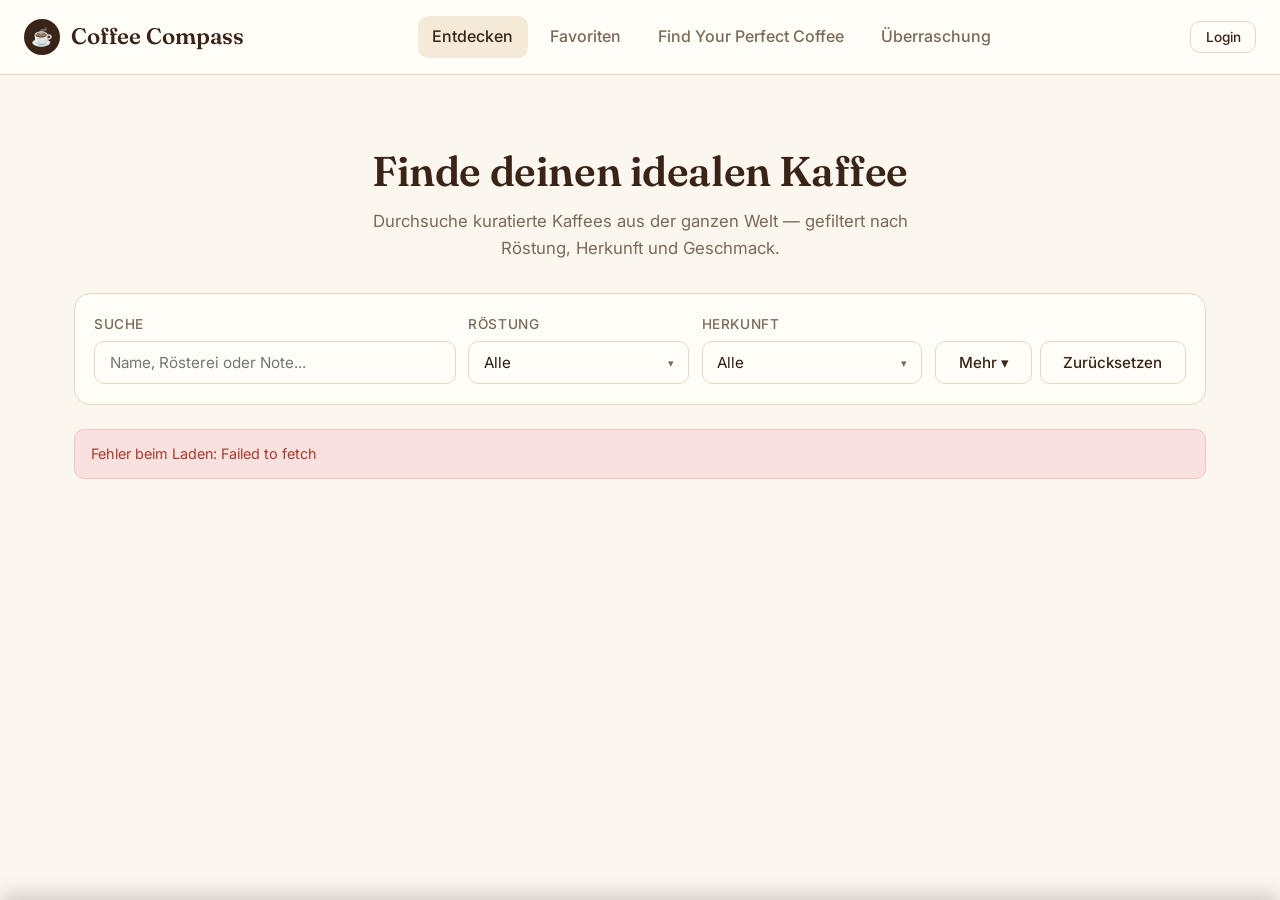
<file: frontend/index.html>
<!DOCTYPE html>
<html lang="de">
<head>
    <meta charset="UTF-8">
    <meta name="viewport" content="width=device-width, initial-scale=1.0">
    <title>Coffee Compass — Entdecke Kaffee</title>
    <link rel="icon" type="image/svg+xml" href="data:image/svg+xml,%3Csvg%20xmlns='http://www.w3.org/2000/svg'%20viewBox='0%200%2014%2018'%3E%3Cellipse%20cx='7'%20cy='9'%20rx='6'%20ry='7.5'%20fill='%238B5E3C'/%3E%3Cpath%20d='M7%201.8%20Q7.8%205%207%209%20Q6.2%2013%207%2016.2'%20fill='none'%20stroke='%23fff'%20stroke-width='1.3'%20stroke-linecap='round'/%3E%3C/svg%3E">
    <link rel="preconnect" href="https://fonts.googleapis.com">
    <link rel="preconnect" href="https://fonts.gstatic.com" crossorigin>
    <link href="https://fonts.googleapis.com/css2?family=Fraunces:opsz,wght@9..144,500;9..144,600;9..144,700&family=Inter:wght@400;500;600&display=swap" rel="stylesheet">
    <link rel="stylesheet" href="css/styles.css">
</head>
<body>
    <header class="app-header">
        <a href="index.html" class="brand">
            <div class="brand-icon">☕</div>
            <span>Coffee Compass</span>
        </a>
        <nav class="nav">
            <a href="index.html" class="active">Entdecken</a>
            <a href="favorites.html">Favoriten</a>
            <a href="quiz.html">Find Your Perfect Coffee</a>
            <a href="https://surprise.coffee-compass.net/" target="_blank" rel="noopener">Überraschung</a>
        </nav>
        <div class="user-info">
            <span id="usernameLabel"></span>
            <button class="secondary" id="logoutBtn" style="padding: 0.45rem 0.9rem; font-size: 0.85rem;">Login</button>
        </div>
    </header>

    <main class="container">
        <section class="hero">
            <h1>Finde deinen idealen Kaffee</h1>
            <p>Durchsuche kuratierte Kaffees aus der ganzen Welt — gefiltert nach Röstung, Herkunft und Geschmack.</p>
        </section>

        <section class="filter-bar" aria-label="Filter">
            <div class="filter-row filter-row-primary">
                <div class="filter-search-wrap">
                    <label for="search">Suche</label>
                    <input type="text" id="search" placeholder="Name, Rösterei oder Note..." autocomplete="off">
                    <ul id="searchSuggestions" class="autocomplete-list" hidden></ul>
                </div>
                <div class="filter-field">
                    <label>Röstung</label>
                    <div class="multi-select" id="roastMultiSelect">
                        <button class="multi-select-btn" type="button">
                            <span class="ms-label">Alle</span>
                            <span class="ms-caret">▾</span>
                        </button>
                    </div>
                </div>
                <div class="filter-field">
                    <label>Herkunft</label>
                    <div class="multi-select" id="originMultiSelect">
                        <button class="multi-select-btn" type="button">
                            <span class="ms-label">Alle</span>
                            <span class="ms-caret">▾</span>
                        </button>
                    </div>
                </div>
                <div class="filter-reset-wrap">
                    <button id="moreFiltersBtn" class="secondary filter-more-btn">Mehr ▾</button>
                    <button id="resetBtn" class="secondary">Zurücksetzen</button>
                </div>
            </div>
            <div id="filterSecondary" class="filter-secondary-wrap" hidden>
                <div class="filter-row">
                    <div class="filter-field">
                        <label>Typ</label>
                        <div class="multi-select" id="typeMultiSelect">
                            <button class="multi-select-btn" type="button">
                                <span class="ms-label">Alle</span>
                                <span class="ms-caret">▾</span>
                            </button>
                        </div>
                    </div>
                    <div class="filter-field">
                        <label>Prozess</label>
                        <div class="multi-select" id="processMultiSelect">
                            <button class="multi-select-btn" type="button">
                                <span class="ms-label">Alle</span>
                                <span class="ms-caret">▾</span>
                            </button>
                        </div>
                    </div>
                    <div class="filter-price-wrap">
                        <label>Preis bis <span id="priceLabel">Alle</span></label>
                        <div class="filter-price-slider-row">
                            <input type="range" id="priceFilter" min="0" max="100" step="1">
                            <button class="map-open-btn" id="worldMapBtn" type="button" title="Herkunft auf Weltkarte anzeigen">
                                <svg viewBox="0 0 20 20" width="26" height="26" fill="none" stroke="currentColor" stroke-width="1.5" stroke-linecap="round" stroke-linejoin="round" aria-hidden="true">
                                    <circle cx="10" cy="10" r="8"/>
                                    <path d="M10 2c-2.5 3-3.5 5.5-3.5 8s1 5 3.5 8"/>
                                    <path d="M10 2c2.5 3 3.5 5.5 3.5 8s-1 5-3.5 8"/>
                                    <line x1="2" y1="10" x2="18" y2="10"/>
                                    <line x1="3" y1="6.5" x2="17" y2="6.5"/>
                                    <line x1="3" y1="13.5" x2="17" y2="13.5"/>
                                </svg>
                            </button>
                        </div>
                    </div>
                </div>
                <div class="filter-notes-section">
                    <label>Tasting Notes</label>
                    <div id="notesChips" class="notes-chips"></div>
                </div>
            </div>
        </section>

        <div id="messageBox"></div>

        <div id="coffeeList" class="coffee-grid" aria-live="polite">
            <div class="loading-overlay">
                <div class="spinner"></div>
                <p style="margin-top: 0.6rem;">Lade Kaffees...</p>
            </div>
        </div>
    </main>

    <div id="modalContainer"></div>

    <div id="compareBar" class="compare-bar">
        <div id="compareChips" class="compare-bar-chips"></div>
        <button id="compareNowBtn" class="compare-now-btn">Jetzt vergleichen (0)</button>
        <button id="clearCompareBtn" class="compare-clear-btn">✕ Leeren</button>
    </div>

    <script src="js/api.js"></script>
    <script src="js/utils.js"></script>
    <script src="js/main.js"></script>
</body>
</html>
</file>
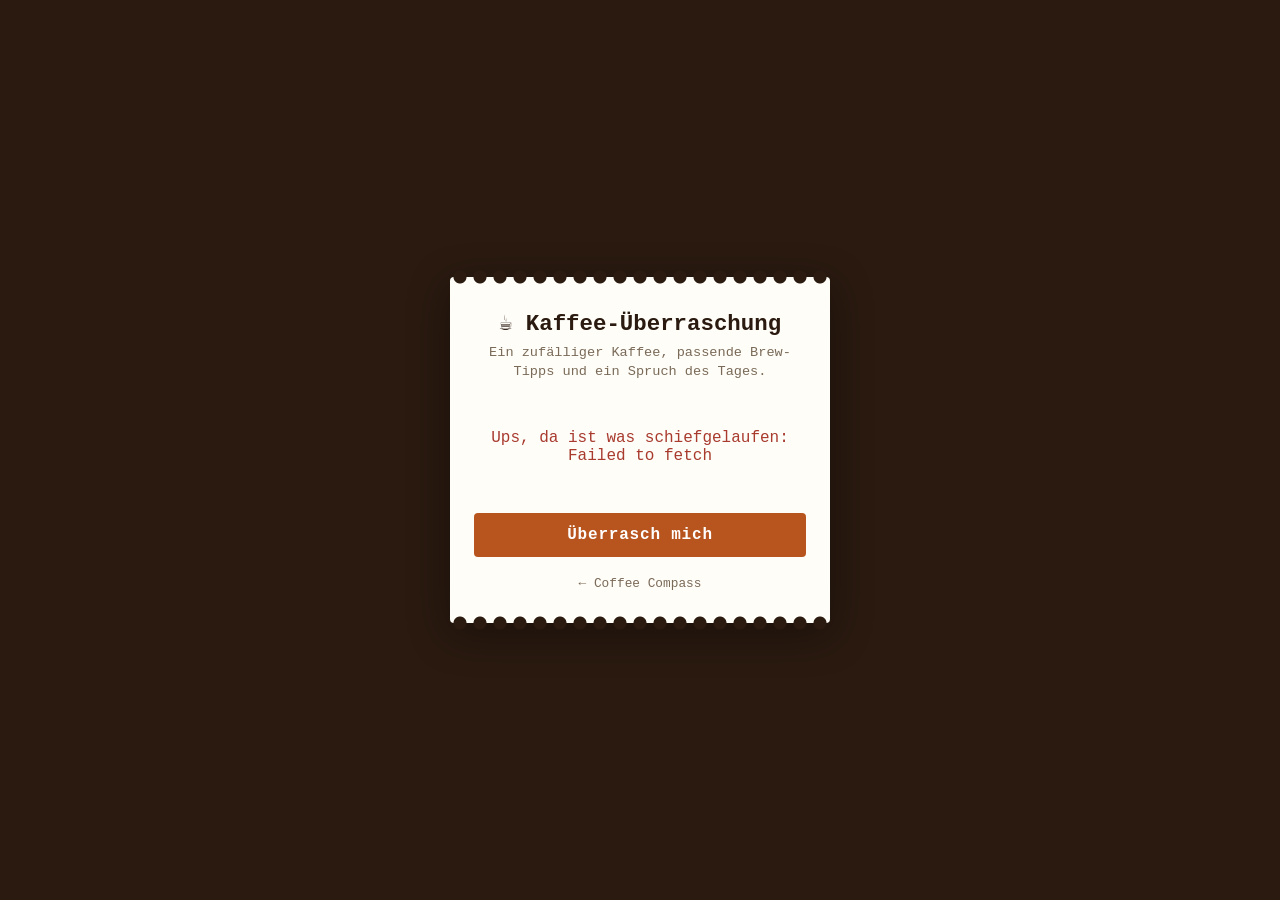
<file: surprise/index.html>
<!DOCTYPE html>
<html lang="de">
<head>
    <meta charset="UTF-8">
    <meta name="viewport" content="width=device-width, initial-scale=1.0">
    <title>Kaffee-Überraschung</title>
    <link rel="stylesheet" href="style.css">
</head>
<body>
    <main class="ticket">
        <h1>☕ Kaffee-Überraschung</h1>
        <p class="subtitle">Ein zufälliger Kaffee, passende Brew-Tipps und ein Spruch des Tages.</p>

        <div id="result">
            <p class="placeholder">Klick auf den Knopf für deine Überraschung!</p>
        </div>

        <button id="surpriseBtn">Überrasch mich</button>

        <p class="back"><a href="https://coffee-compass.net/">← Coffee Compass</a></p>
    </main>

    <script src="app.js"></script>
</body>
</html>
</file>
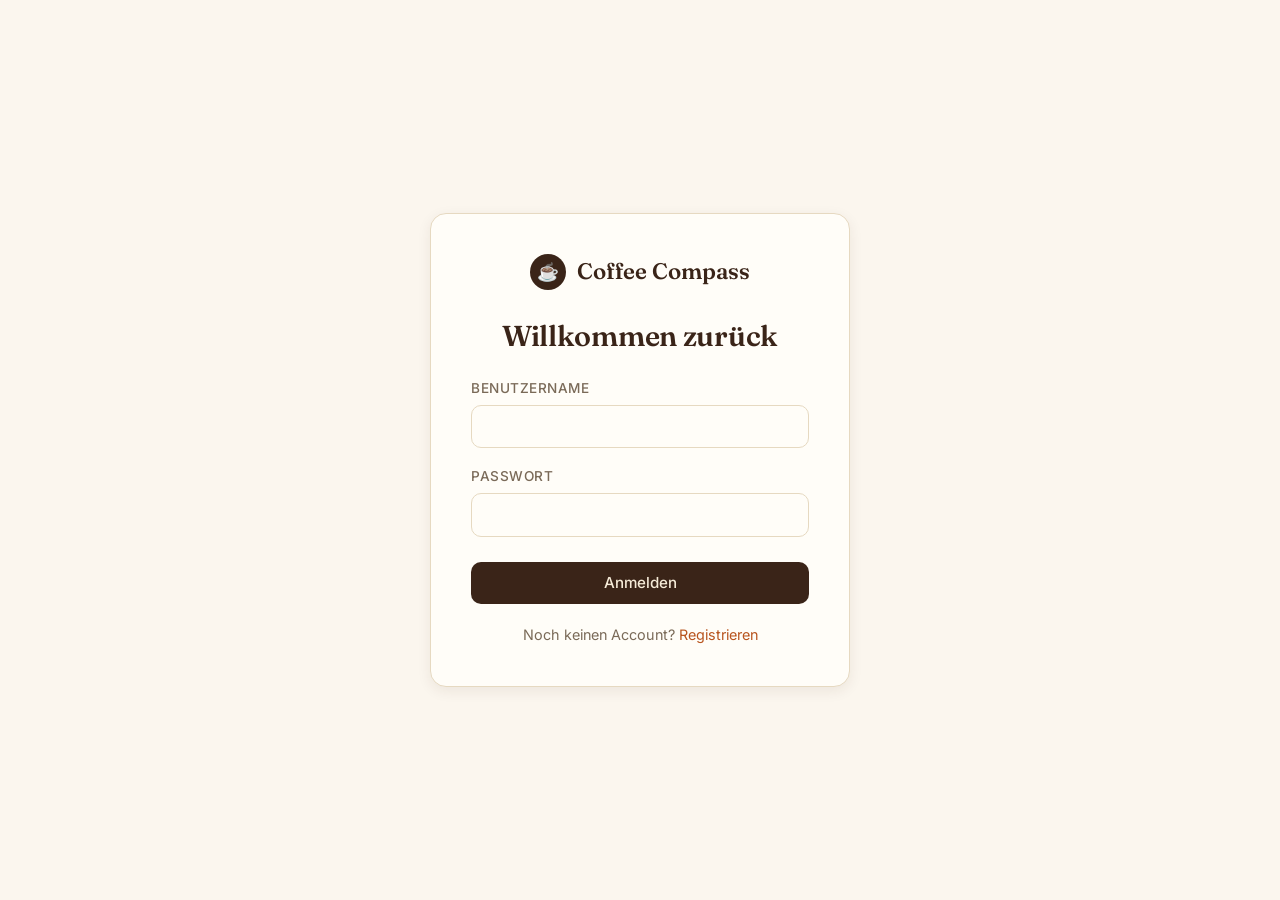
<file: frontend/favorites.html>
<!DOCTYPE html>
<html lang="de">
<head>
    <meta charset="UTF-8">
    <meta name="viewport" content="width=device-width, initial-scale=1.0">
    <title>Coffee Compass — Meine Favoriten</title>
    <link rel="icon" type="image/svg+xml" href="data:image/svg+xml,%3Csvg%20xmlns='http://www.w3.org/2000/svg'%20viewBox='0%200%2014%2018'%3E%3Cellipse%20cx='7'%20cy='9'%20rx='6'%20ry='7.5'%20fill='%238B5E3C'/%3E%3Cpath%20d='M7%201.8%20Q7.8%205%207%209%20Q6.2%2013%207%2016.2'%20fill='none'%20stroke='%23fff'%20stroke-width='1.3'%20stroke-linecap='round'/%3E%3C/svg%3E">
    <link rel="preconnect" href="https://fonts.googleapis.com">
    <link rel="preconnect" href="https://fonts.gstatic.com" crossorigin>
    <link href="https://fonts.googleapis.com/css2?family=Fraunces:opsz,wght@9..144,500;9..144,600;9..144,700&family=Inter:wght@400;500;600&display=swap" rel="stylesheet">
    <link rel="stylesheet" href="css/styles.css">
</head>
<body>
    <header class="app-header">
        <a href="index.html" class="brand">
            <div class="brand-icon">☕</div>
            <span>Coffee Compass</span>
        </a>
        <nav class="nav">
            <a href="index.html">Entdecken</a>
            <a href="favorites.html" class="active">Favoriten</a>
            <a href="quiz.html">Find Your Perfect Coffee</a>
            <a href="https://surprise.coffee-compass.net/" target="_blank" rel="noopener">Überraschung</a>
        </nav>
        <div class="user-info">
            <span id="usernameLabel"></span>
            <button class="secondary" id="logoutBtn" style="padding: 0.45rem 0.9rem; font-size: 0.85rem;">Abmelden</button>
        </div>
    </header>

    <main class="container">
        <section class="hero">
            <h1>Meine Favoriten</h1>
            <p>Deine gespeicherten Kaffees mit persönlichen Notizen und Bewertung.</p>
        </section>

        <div id="messageBox"></div>

        <div id="favoritesList" class="coffee-grid" aria-live="polite">
            <div class="loading-overlay"><div class="spinner"></div></div>
        </div>
    </main>

    <div id="modalContainer"></div>

    <script src="js/api.js"></script>
    <script src="js/utils.js"></script>
    <script src="js/favorites.js"></script>
</body>
</html>
</file>
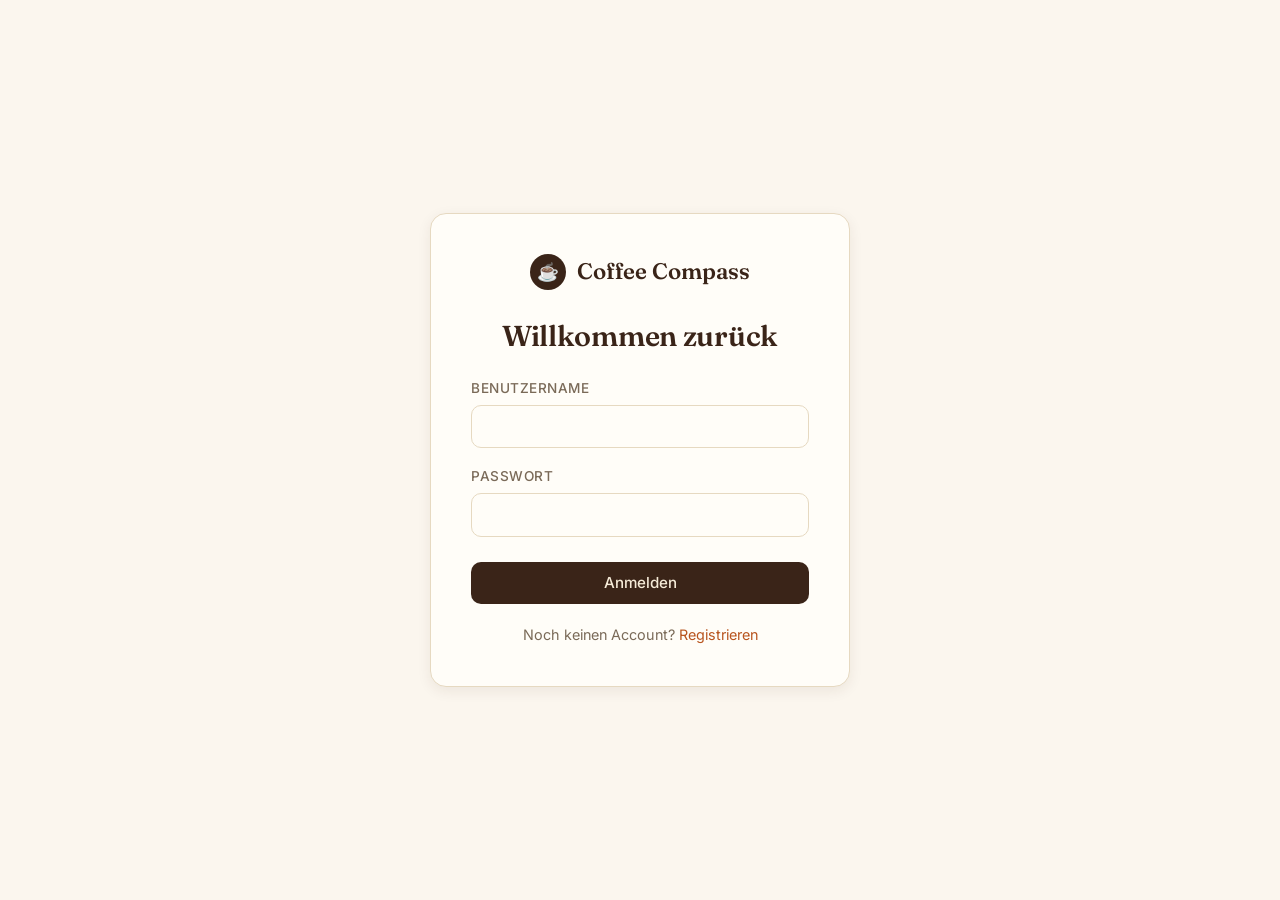
<file: frontend/login.html>
<!DOCTYPE html>
<html lang="de">
<head>
    <meta charset="UTF-8">
    <meta name="viewport" content="width=device-width, initial-scale=1.0">
    <title>Coffee Compass — Anmelden</title>
    <link rel="icon" type="image/svg+xml" href="data:image/svg+xml,%3Csvg%20xmlns='http://www.w3.org/2000/svg'%20viewBox='0%200%2014%2018'%3E%3Cellipse%20cx='7'%20cy='9'%20rx='6'%20ry='7.5'%20fill='%238B5E3C'/%3E%3Cpath%20d='M7%201.8%20Q7.8%205%207%209%20Q6.2%2013%207%2016.2'%20fill='none'%20stroke='%23fff'%20stroke-width='1.3'%20stroke-linecap='round'/%3E%3C/svg%3E">
    <link rel="preconnect" href="https://fonts.googleapis.com">
    <link rel="preconnect" href="https://fonts.gstatic.com" crossorigin>
    <link href="https://fonts.googleapis.com/css2?family=Fraunces:opsz,wght@9..144,500;9..144,600;9..144,700&family=Inter:wght@400;500;600&display=swap" rel="stylesheet">
    <link rel="stylesheet" href="css/styles.css">
</head>
<body>
    <main class="auth-wrap">
        <section class="auth-card">
            <div class="brand">
                <div class="brand-icon">☕</div>
                <h1 style="font-size: 1.4rem; line-height: 1.6; letter-spacing: normal;">Coffee Compass</h1>
            </div>

            <h2 id="formTitle" style="text-align: center; margin-bottom: 1.5rem;">Willkommen zurück</h2>

            <div id="messageBox"></div>

            <form id="authForm" novalidate>
                <div class="form-group">
                    <label for="username">Benutzername</label>
                    <input type="text" id="username" name="username" required minlength="3" autocomplete="username">
                </div>
                <div class="form-group">
                    <label for="password">Passwort</label>
                    <input type="password" id="password" name="password" required minlength="6" autocomplete="current-password">
                </div>
                <div class="form-actions">
                    <button type="submit" id="submitBtn">Anmelden</button>
                </div>
            </form>

            <p class="auth-toggle">
                <span id="toggleText">Noch keinen Account?</span>
                <a href="#" id="toggleMode">Registrieren</a>
            </p>
        </section>
    </main>

    <script src="js/api.js"></script>
    <script>
        let mode = "login";
        const form = document.getElementById("authForm");
        const messageBox = document.getElementById("messageBox");
        const submitBtn = document.getElementById("submitBtn");
        const formTitle = document.getElementById("formTitle");
        const toggleLink = document.getElementById("toggleMode");
        const toggleText = document.getElementById("toggleText");

        if (Auth.isLoggedIn()) {
            window.location.href = "index.html";
        }

        toggleLink.addEventListener("click", (e) => {
            e.preventDefault();
            mode = mode === "login" ? "register" : "login";
            if (mode === "login") {
                formTitle.textContent = "Willkommen zurück";
                submitBtn.textContent = "Anmelden";
                toggleText.textContent = "Noch keinen Account?";
                toggleLink.textContent = "Registrieren";
            } else {
                formTitle.textContent = "Account erstellen";
                submitBtn.textContent = "Registrieren";
                toggleText.textContent = "Schon registriert?";
                toggleLink.textContent = "Anmelden";
            }
            messageBox.innerHTML = "";
        });

        form.addEventListener("submit", async (e) => {
            e.preventDefault();
            const username = document.getElementById("username").value.trim();
            const password = document.getElementById("password").value;

            submitBtn.disabled = true;
            submitBtn.textContent = "...";
            messageBox.innerHTML = "";

            try {
                const data = mode === "login"  //fast If/else
                    ? await API.login(username, password)
                    : await API.register(username, password);
                Auth.save(data.token, data.username, data.expiresAt);
                window.location.href = "index.html";
            } catch (err) {
                showError(messageBox, err.message || "Ein Fehler ist aufgetreten");
                submitBtn.disabled = false;
                submitBtn.textContent = mode === "login" ? "Anmelden" : "Registrieren";
            }
        });
    </script>
</body>
</html>
</file>
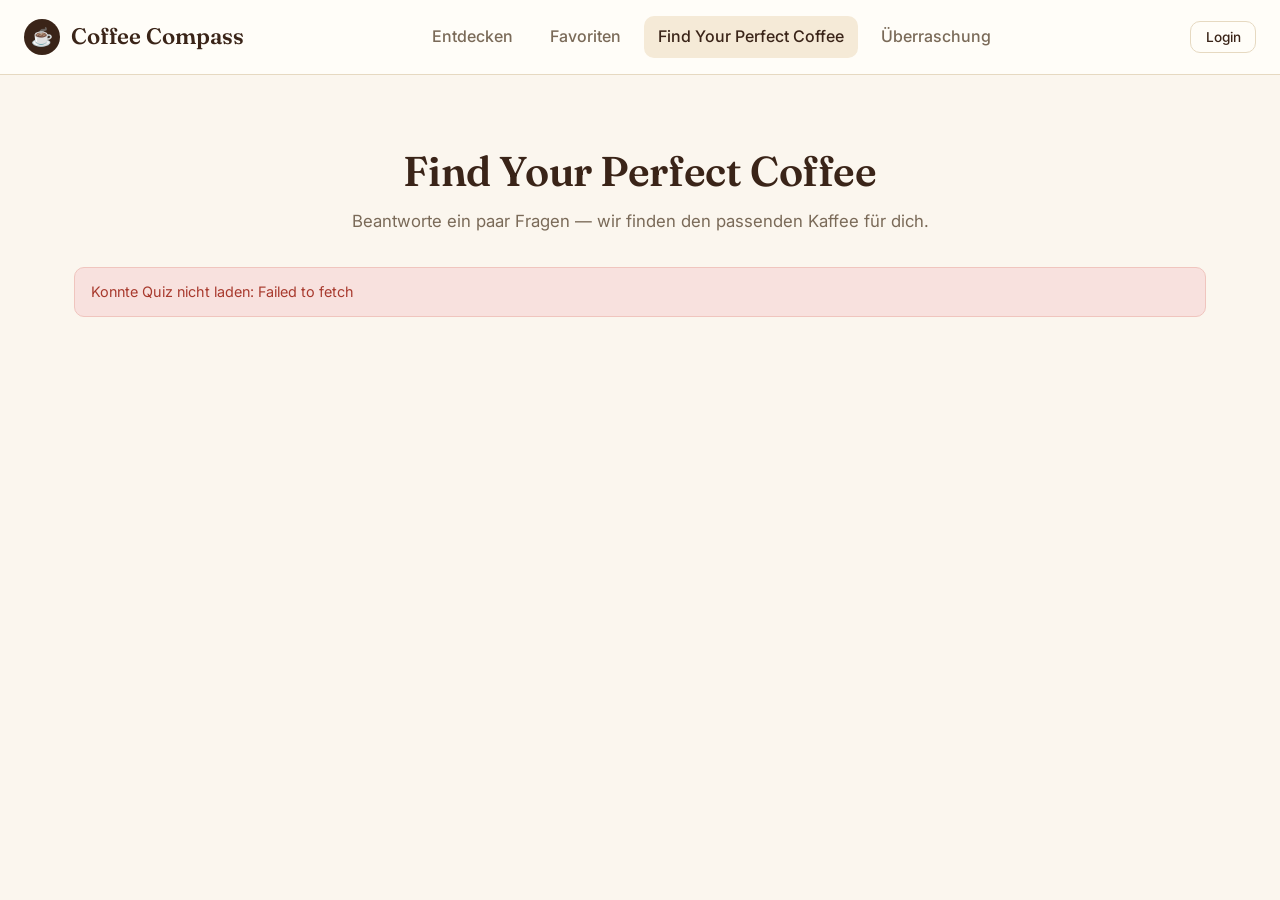
<file: frontend/quiz.html>
<!DOCTYPE html>
<html lang="de">
<head>
    <meta charset="UTF-8">
    <meta name="viewport" content="width=device-width, initial-scale=1.0">
    <title>Coffee Compass — Find Your Perfect Coffee</title>
    <link rel="icon" type="image/svg+xml" href="data:image/svg+xml,%3Csvg%20xmlns='http://www.w3.org/2000/svg'%20viewBox='0%200%2014%2018'%3E%3Cellipse%20cx='7'%20cy='9'%20rx='6'%20ry='7.5'%20fill='%238B5E3C'/%3E%3Cpath%20d='M7%201.8%20Q7.8%205%207%209%20Q6.2%2013%207%2016.2'%20fill='none'%20stroke='%23fff'%20stroke-width='1.3'%20stroke-linecap='round'/%3E%3C/svg%3E">
    <link rel="preconnect" href="https://fonts.googleapis.com">
    <link rel="preconnect" href="https://fonts.gstatic.com" crossorigin>
    <link href="https://fonts.googleapis.com/css2?family=Fraunces:opsz,wght@9..144,500;9..144,600;9..144,700&family=Inter:wght@400;500;600&display=swap" rel="stylesheet">
    <link rel="stylesheet" href="css/styles.css">
</head>
<body>
    <header class="app-header">
        <a href="index.html" class="brand">
            <div class="brand-icon">☕</div>
            <span>Coffee Compass</span>
        </a>
        <nav class="nav">
            <a href="index.html">Entdecken</a>
            <a href="favorites.html">Favoriten</a>
            <a href="quiz.html" class="active">Find Your Perfect Coffee</a>
            <a href="https://surprise.coffee-compass.net/" target="_blank" rel="noopener">Überraschung</a>
        </nav>
        <div class="user-info">
            <span id="usernameLabel"></span>
            <button class="secondary" id="logoutBtn" style="padding: 0.45rem 0.9rem; font-size: 0.85rem;">Login</button>
        </div>
    </header>

    <main class="container">
        <section class="hero">
            <h1>Find Your Perfect Coffee</h1>
            <p>Beantworte ein paar Fragen — wir finden den passenden Kaffee für dich.</p>
        </section>

        <div id="quizArea"></div>
    </main>

    <div id="modalContainer"></div>

    <script src="js/api.js"></script>
    <script src="js/utils.js"></script>
    <script src="js/quiz.js"></script>
</body>
</html>
</file>
<file: frontend/css/styles.css>
:root {
    --coffee-bean: #3a2418;
    --coffee-medium: #6f4a2e;
    --coffee-cream: #d4b896;
    --coffee-foam: #f5ead7;
    --coffee-bg: #fbf6ee;
    --coffee-paper: #fffdf8;
    --coffee-text: #2a1a10;
    --coffee-muted: #7a6a58;
    --coffee-border: #e6d9c1;
    --coffee-accent: #b8541e;
    --coffee-success: #5a7a3e;
    --coffee-danger: #a83a2e;

    --radius-sm: 6px;
    --radius-md: 10px;
    --radius-lg: 16px;
    --shadow-sm: 0 1px 2px rgba(58, 36, 24, 0.06);
    --shadow-md: 0 4px 14px rgba(58, 36, 24, 0.08);

    --font-display: 'Fraunces', Georgia, 'Times New Roman', serif;
    --font-body: 'Inter', -apple-system, BlinkMacSystemFont, 'Segoe UI', sans-serif;
}

* {
    box-sizing: border-box;
    margin: 0;
    padding: 0;
}

/* Ensure the HTML hidden attribute is never overridden by display rules on other classes */
[hidden] { display: none !important; }

html, body {
    font-family: var(--font-body);
    color: var(--coffee-text);
    background: var(--coffee-bg);
    line-height: 1.6;
    min-height: 100vh;
}

h1, h2, h3 {
    font-family: var(--font-display);
    font-weight: 600;
    line-height: 1.2;
    color: var(--coffee-bean);
    letter-spacing: -0.01em;
}

h1 { font-size: clamp(1.8rem, 4vw, 2.6rem); }
h2 { font-size: clamp(1.3rem, 2.5vw, 1.8rem); margin-bottom: 0.6rem; }
h3 { font-size: 1.15rem; margin-bottom: 0.4rem; }

a {
    color: var(--coffee-accent);
    text-decoration: none;
    border-bottom: 1px solid transparent;
    transition: border-color 0.15s ease;
}
a:hover { border-color: var(--coffee-accent); }

button {
    font-family: var(--font-body);
    font-size: 0.95rem;
    font-weight: 500;
    padding: 0.7rem 1.4rem;
    background: var(--coffee-bean);
    color: var(--coffee-foam);
    border: none;
    border-radius: var(--radius-md);
    cursor: pointer;
    transition: transform 0.1s ease, background 0.15s ease;
}
button:hover { background: var(--coffee-medium); }
button:active { transform: translateY(1px); }
button:disabled { opacity: 0.5; cursor: not-allowed; }

button.secondary {
    background: transparent;
    color: var(--coffee-bean);
    border: 1.5px solid var(--coffee-border);
}
button.secondary:hover { background: var(--coffee-foam); }

button.danger {
    background: var(--coffee-danger);
}
button.danger:hover { background: #8b2e25; }

input, select, textarea {
    font-family: var(--font-body);
    font-size: 0.95rem;
    padding: 0.7rem 0.9rem;
    background: var(--coffee-paper);
    border: 1.5px solid var(--coffee-border);
    border-radius: var(--radius-md);
    color: var(--coffee-text);
    width: 100%;
    transition: border-color 0.15s ease;
}
input:focus, select:focus, textarea:focus {
    outline: none;
    border-color: var(--coffee-medium);
}

label {
    display: block;
    font-size: 0.85rem;
    font-weight: 500;
    color: var(--coffee-muted);
    margin-bottom: 0.35rem;
    text-transform: uppercase;
    letter-spacing: 0.04em;
}

.app-header {
    background: var(--coffee-paper);
    border-bottom: 1px solid var(--coffee-border);
    padding: 1rem 1.5rem;
    display: flex;
    justify-content: space-between;
    align-items: center;
    flex-wrap: wrap;
    gap: 1rem;
}

.brand {
    display: flex;
    align-items: center;
    gap: 0.7rem;
    border-bottom: none;
    font-family: var(--font-display);
    font-size: 1.4rem;
    font-weight: 600;
    color: var(--coffee-bean);
    text-decoration: none;
}

.brand-icon {
    width: 36px;
    height: 36px;
    background: var(--coffee-bean);
    border-radius: 50%;
    display: flex;
    align-items: center;
    justify-content: center;
    color: var(--coffee-foam);
    font-size: 1.1rem;
}

.nav {
    display: flex;
    gap: 0.5rem;
    align-items: center;
}

.nav a {
    padding: 0.5rem 0.9rem;
    border-radius: var(--radius-md);
    color: var(--coffee-muted);
    border: none;
    font-weight: 500;
}
.nav a.active, .nav a:hover {
    background: var(--coffee-foam);
    color: var(--coffee-bean);
}

.user-info {
    display: flex;
    align-items: center;
    gap: 0.7rem;
    font-size: 0.9rem;
    color: var(--coffee-muted);
}

.container {
    max-width: 1180px;
    margin: 0 auto;
    padding: 2rem 1.5rem;
}

.hero {
    text-align: center;
    padding: 2.5rem 1rem 2rem;
}
.hero p {
    color: var(--coffee-muted);
    font-size: 1.05rem;
    max-width: 580px;
    margin: 0.7rem auto 0;
}

.card {
    background: var(--coffee-paper);
    border: 1px solid var(--coffee-border);
    border-radius: var(--radius-lg);
    padding: 1.5rem;
    box-shadow: var(--shadow-sm);
}

.filter-bar {
    display: flex;
    flex-direction: column;
    gap: 0.9rem;
    margin-bottom: 1.5rem;
    background: var(--coffee-paper);
    padding: 1.2rem;
    border: 1px solid var(--coffee-border);
    border-radius: var(--radius-lg);
}

.filter-row {
    display: flex;
    flex-wrap: wrap;
    gap: 0.8rem;
    align-items: flex-end;
}

/* Named field — a single labelled dropdown */
.filter-field {
    flex: 1 1 150px;
    min-width: 0;
}

.filter-search-wrap {
    flex: 2 1 220px;
    min-width: 0;
    position: relative;
}

.filter-reset-wrap {
    flex: 0 0 auto;
    display: flex;
    gap: 0.5rem;
    align-items: flex-end;
}

.filter-secondary-wrap {
    display: flex;
    flex-direction: column;
    gap: 0.9rem;
}

.filter-price-wrap {
    flex: 1 1 200px;
    min-width: 160px;
}

.filter-price-slider-row {
    display: flex;
    align-items: center;
    gap: 0.5rem;
    margin-top: 0.5rem;
}
.filter-price-slider-row input[type="range"] {
    flex: 1;
    margin-top: 0;
}

.map-open-btn {
    flex-shrink: 0;
    background: transparent;
    border: 1.5px solid var(--coffee-border);
    border-radius: var(--radius-md);
    padding: 0.55rem 0.65rem;
    color: var(--coffee-medium);
    cursor: pointer;
    display: flex;
    align-items: center;
    justify-content: center;
    transition: background 0.12s, color 0.12s, border-color 0.12s;
}
.map-open-btn:hover {
    background: var(--coffee-foam);
    color: var(--coffee-bean);
    border-color: var(--coffee-medium);
}

/* World map bean markers — strip Leaflet's default white box */
.bean-map-marker {
    background: none !important;
    border: none !important;
    cursor: pointer;
}
.bean-map-tip {
    background: var(--coffee-bean) !important;
    border: none !important;
    border-radius: var(--radius-sm) !important;
    color: var(--coffee-foam) !important;
    font-family: var(--font-body) !important;
    font-size: 0.82rem !important;
    padding: 0.3rem 0.65rem !important;
    box-shadow: 0 2px 8px rgba(58,36,24,0.25) !important;
    white-space: nowrap;
}
.bean-map-tip::before { display: none !important; }

/* World map modal */
.map-modal {
    max-width: 820px;
    width: 95vw;
}
.world-map-container {
    height: 460px;
    border-radius: var(--radius-md);
    overflow: hidden;
    border: 1px solid var(--coffee-border);
}
.map-hint {
    font-size: 0.8rem;
    color: var(--coffee-muted);
    margin-top: 0.5rem;
    text-align: center;
}

.filter-notes-section {
    width: 100%;
}

/* Multi-select dropdown */
.multi-select {
    position: relative;
}

.multi-select-btn {
    width: 100%;
    display: flex;
    justify-content: space-between;
    align-items: center;
    padding: 0.7rem 0.9rem;
    background: var(--coffee-paper);
    color: var(--coffee-text);
    border: 1.5px solid var(--coffee-border);
    border-radius: var(--radius-md);
    font-family: var(--font-body);
    font-size: 0.95rem;
    font-weight: 400;
    text-align: left;
    cursor: pointer;
    transition: border-color 0.15s ease;
    gap: 0.4rem;
}
.multi-select-btn:hover {
    background: var(--coffee-paper);
    color: var(--coffee-text);
    border-color: var(--coffee-medium);
}
.multi-select-btn.has-selection {
    border-color: var(--coffee-medium);
    color: var(--coffee-bean);
}

.ms-label {
    flex: 1;
    overflow: hidden;
    text-overflow: ellipsis;
    white-space: nowrap;
}

.ms-caret {
    font-size: 0.7rem;
    color: var(--coffee-muted);
    flex-shrink: 0;
}

.ms-panel {
    position: absolute;
    top: calc(100% + 2px);
    left: 0;
    right: 0;
    background: var(--coffee-paper);
    border: 1.5px solid var(--coffee-medium);
    border-radius: var(--radius-md);
    box-shadow: var(--shadow-md);
    z-index: 200;
    max-height: 260px;
    overflow-y: auto;
}

.ms-option {
    display: flex;
    align-items: center;
    gap: 0.55rem;
    padding: 0.5rem 0.9rem;
    cursor: pointer;
    font-size: 0.88rem;
    color: var(--coffee-text);
    border-bottom: 1px solid var(--coffee-border);
    user-select: none;
}
.ms-option:last-child { border-bottom: none; }
.ms-option:hover { background: var(--coffee-foam); }

.ms-option input[type="checkbox"] {
    width: auto;
    padding: 0;
    border: none;
    flex-shrink: 0;
    accent-color: var(--coffee-medium);
    cursor: pointer;
}

/* Autocomplete */
.autocomplete-list {
    position: absolute;
    top: calc(100% + 2px);
    left: 0;
    right: 0;
    background: var(--coffee-paper);
    border: 1.5px solid var(--coffee-medium);
    border-radius: var(--radius-md);
    box-shadow: var(--shadow-md);
    z-index: 200;
    list-style: none;
    max-height: 240px;
    overflow-y: auto;
}

.autocomplete-item {
    padding: 0.6rem 0.9rem;
    cursor: pointer;
    font-size: 0.9rem;
    color: var(--coffee-text);
    border-bottom: 1px solid var(--coffee-border);
}
.autocomplete-item:last-child { border-bottom: none; }
.autocomplete-item:hover {
    background: var(--coffee-foam);
    color: var(--coffee-bean);
}

/* Tasting note chips */
.notes-chips {
    display: flex;
    flex-wrap: wrap;
    gap: 0.4rem;
    margin-top: 0.35rem;
}

.note-chip {
    background: var(--coffee-foam);
    color: var(--coffee-medium);
    border: 1.5px solid var(--coffee-border);
    padding: 0.25rem 0.65rem;
    border-radius: 100px;
    font-size: 0.8rem;
    font-weight: 500;
    cursor: pointer;
    transition: background 0.12s, color 0.12s, border-color 0.12s;
    flex: 0 0 auto;
    line-height: 1.4;
}
.note-chip:hover {
    background: var(--coffee-cream);
    border-color: var(--coffee-medium);
    color: var(--coffee-bean);
}
.note-chip.active {
    background: var(--coffee-medium);
    color: #fff;
    border-color: var(--coffee-medium);
}

/* Price range slider */
input[type="range"] {
    -webkit-appearance: none;
    appearance: none;
    height: 4px;
    background: var(--coffee-border);
    border-radius: 2px;
    border: none;
    padding: 0;
    cursor: pointer;
    margin-top: 0.5rem;
}
input[type="range"]::-webkit-slider-thumb {
    -webkit-appearance: none;
    appearance: none;
    width: 18px;
    height: 18px;
    background: var(--coffee-medium);
    border-radius: 50%;
    cursor: pointer;
    border: 2px solid var(--coffee-paper);
    box-shadow: 0 1px 4px rgba(58, 36, 24, 0.25);
}
input[type="range"]::-moz-range-thumb {
    width: 18px;
    height: 18px;
    background: var(--coffee-medium);
    border-radius: 50%;
    cursor: pointer;
    border: 2px solid var(--coffee-paper);
    box-shadow: 0 1px 4px rgba(58, 36, 24, 0.25);
}

/* "Mehr" button active-filter indicator dot */
.filter-more-btn.has-active::after {
    content: "";
    display: inline-block;
    width: 6px;
    height: 6px;
    background: var(--coffee-accent);
    border-radius: 50%;
    margin-left: 5px;
    vertical-align: middle;
    position: relative;
    top: -1px;
}

.coffee-grid {
    display: grid;
    grid-template-columns: repeat(auto-fill, minmax(290px, 1fr));
    gap: 1.2rem;
}

.coffee-card {
    background: var(--coffee-paper);
    border: 1px solid var(--coffee-border);
    border-radius: var(--radius-lg);
    padding: 1.4rem;
    display: flex;
    flex-direction: column;
    gap: 0.7rem;
    transition: transform 0.15s ease, box-shadow 0.15s ease, border-color 0.15s ease;
    cursor: pointer;
}
.coffee-card:hover {
    transform: translateY(-2px);
    box-shadow: var(--shadow-md);
    border-color: var(--coffee-cream);
}
@keyframes detail-float {
    0%, 100% {
        transform: translateY(0);
        box-shadow: none;
        background: #f5ead7;
    }
    50% {
        transform: translateY(-4px);
        box-shadow: 0 6px 12px rgba(111, 74, 46, 0.22);
        background: #e8cfaa;
    }
}
.coffee-card:hover .detail-btn {
    color: var(--coffee-bean);
    animation: detail-float 1.2s ease-in-out infinite;
}
.detail-btn:hover {
    border-color: #7b5334;
}

.coffee-card-head {
    display: flex;
    justify-content: space-between;
    align-items: flex-start;
    gap: 0.6rem;
}

.coffee-name {
    font-family: var(--font-display);
    font-size: 1.2rem;
    font-weight: 600;
    color: var(--coffee-bean);
    line-height: 1.25;
}

.coffee-roaster {
    font-size: 0.85rem;
    color: var(--coffee-muted);
}

.roast-badge {
    display: inline-block;
    padding: 0.25rem 0.7rem;
    border-radius: 100px;
    font-size: 0.75rem;
    font-weight: 500;
    text-transform: uppercase;
    letter-spacing: 0.05em;
    white-space: nowrap;
}
.roast-light  { background: #f5ead7; color: #8a6f3a; }
.roast-medium { background: #d4b896; color: #5a3a1f; }
.roast-dark   { background: #3a2418; color: #f5ead7; }

.coffee-meta {
    font-size: 0.85rem;
    color: var(--coffee-muted);
    display: flex;
    flex-wrap: wrap;
    gap: 0.7rem;
}
.coffee-meta span::before {
    content: "·";
    margin-right: 0.4rem;
    color: var(--coffee-cream);
}
.coffee-meta span:first-child::before { display: none; }

.tasting-notes {
    display: flex;
    flex-wrap: wrap;
    gap: 0.4rem;
    margin-top: 0.3rem;
}
.tasting-note {
    background: var(--coffee-foam);
    color: var(--coffee-medium);
    padding: 0.2rem 0.6rem;
    border-radius: 100px;
    font-size: 0.75rem;
}

.coffee-actions {
    margin-top: auto;
    padding-top: 0.9rem;
    border-top: 1px solid var(--coffee-border);
    display: flex;
    gap: 0.5rem;
}
.coffee-actions button {
    flex: 1;
    padding: 0.55rem;
    font-size: 0.85rem;
}

.auth-wrap {
    min-height: 100vh;
    display: flex;
    align-items: center;
    justify-content: center;
    padding: 2rem 1rem;
}

.auth-card {
    background: var(--coffee-paper);
    border: 1px solid var(--coffee-border);
    border-radius: var(--radius-lg);
    padding: 2.5rem;
    max-width: 420px;
    width: 100%;
    box-shadow: var(--shadow-md);
}

.auth-card .brand {
    justify-content: center;
    margin-bottom: 1.8rem;
}

.form-group { margin-bottom: 1.1rem; }

.form-actions {
    display: flex;
    flex-direction: column;
    gap: 0.7rem;
    margin-top: 1.6rem;
}

.form-actions button { width: 100%; }

.auth-toggle {
    text-align: center;
    margin-top: 1.2rem;
    font-size: 0.9rem;
    color: var(--coffee-muted);
}

.alert {
    padding: 0.8rem 1rem;
    border-radius: var(--radius-md);
    font-size: 0.9rem;
    margin-bottom: 1rem;
}
.alert-error { background: #f8e1de; color: var(--coffee-danger); border: 1px solid #f0c5be; }
.alert-success { background: #e3eed8; color: var(--coffee-success); border: 1px solid #c8dca9; }

.empty-state {
    text-align: center;
    padding: 3rem 1rem;
    color: var(--coffee-muted);
}
.empty-state-icon {
    font-size: 3rem;
    opacity: 0.4;
    margin-bottom: 0.8rem;
}

.modal-backdrop {
    position: fixed;
    inset: 0;
    background: rgba(58, 36, 24, 0.4);
    display: flex;
    align-items: center;
    justify-content: center;
    padding: 1rem;
    z-index: 100;
}

.modal {
    background: var(--coffee-paper);
    border-radius: var(--radius-lg);
    padding: 2rem;
    max-width: 540px;
    width: 100%;
    max-height: 90vh;
    overflow-y: auto;
    box-shadow: 0 10px 40px rgba(58, 36, 24, 0.2);
}

.modal-head {
    display: flex;
    justify-content: space-between;
    align-items: flex-start;
    margin-bottom: 1.2rem;
}

.close-btn {
    background: transparent;
    color: var(--coffee-muted);
    padding: 0.3rem 0.6rem;
    font-size: 1.4rem;
    line-height: 1;
}
.close-btn:hover { background: var(--coffee-foam); color: var(--coffee-bean); }

.coffee-card.expandable {
    cursor: pointer;
}
.coffee-card.is-favorite {
    border-left: 3px solid var(--coffee-medium);
    background: linear-gradient(135deg, rgba(180, 120, 60, 0.06) 0%, transparent 60%);
}
button[data-action="unfav"]:hover {
    background: #c0392b;
    border-color: #c0392b;
    color: #fff;
    font-size: 0;
    white-space: nowrap;
}
button[data-action="unfav"]:hover::after {
    content: "✕ Entfernen";
    font-size: 0.8rem;
    white-space: nowrap;
}
.brew-footer {
    display: flex;
    align-items: center;
    justify-content: center;
    gap: 0.4rem;
    font-size: 0.78rem;
    color: var(--coffee-muted);
    opacity: 0;
    transition: opacity 0.2s ease;
    padding-top: 0.5rem;
    border-top: 1px solid var(--coffee-border);
    margin-top: 0.5rem;
    pointer-events: none;
}
.coffee-card.expandable:hover .brew-footer {
    opacity: 1;
}
/* TODO: brew-expand, brew-expand-inner, brew-footer, .coffee-card.expandable — toter Code, kein JS/HTML verwendet diese Klassen mehr */
.brew-expand {
    max-height: 0;
    overflow: hidden;
    transition: max-height 0.35s ease;
}
.brew-expand.open {
    max-height: 600px;
}
.brew-expand-inner {
    padding-top: 1rem;
    border-top: 1px solid var(--coffee-border);
    margin-top: 0.75rem;
}

.brew-method {
    background: var(--coffee-bg);
    padding: 1rem;
    border-radius: var(--radius-md);
    margin-bottom: 0.8rem;
    border-left: 3px solid var(--coffee-medium);
}
.brew-method h4 {
    font-family: var(--font-display);
    font-size: 1.05rem;
    color: var(--coffee-bean);
    margin-bottom: 0.4rem;
}
.brew-stats {
    display: flex;
    gap: 1rem;
    font-size: 0.8rem;
    color: var(--coffee-muted);
    margin: 0.5rem 0;
}
.brew-stats strong { color: var(--coffee-text); }

.rating {
    display: inline-flex;
    gap: 0.15rem;
}

/* Card bean rating */
.card-spacer {
    flex: 1;
}
.card-stars {
    display: flex;
    gap: 0.35rem;
    padding: 0.4rem 0 0.1rem;
    align-items: center;
}
.card-stars-label {
    font-size: 0.7rem;
    font-weight: 500;
    color: var(--coffee-muted);
    text-transform: uppercase;
    letter-spacing: 0.05em;
    margin-right: 0.15rem;
    flex-shrink: 0;
    cursor: default;
    user-select: none;
}
.card-star {
    cursor: pointer;
    display: inline-flex;
    transition: transform 0.12s ease;
}
.card-star:hover {
    transform: scale(1.25);
}
@keyframes bean-pop {
    0%   { transform: scale(1); }
    40%  { transform: scale(1.5); }
    70%  { transform: scale(0.88); }
    100% { transform: scale(1); }
}
.card-star.bean-popping {
    animation: bean-pop 0.35s ease-out forwards;
}
.bean-svg {
    display: block;
    pointer-events: none;
}

/* Compare button on card */
.compare-btn {
    background: transparent;
    border: 1px solid var(--coffee-border);
    color: var(--coffee-muted);
    padding: 0.35rem 0.6rem;
    font-size: 1rem;
    border-radius: var(--radius-sm);
    cursor: pointer;
    transition: background 0.15s, color 0.15s, border-color 0.15s;
    line-height: 1;
}
.compare-btn:hover {
    background: var(--coffee-foam);
    color: var(--coffee-bean);
    border-color: #7b5334;
}
.compare-btn.active {
    background: var(--coffee-medium);
    color: #fff;
    border-color: var(--coffee-medium);
}

/* Compared card highlight */
.coffee-card.is-compared {
    outline: 2px solid var(--coffee-medium);
    outline-offset: 2px;
}

/* Floating compare bar */
.compare-bar {
    position: fixed;
    bottom: 0;
    left: 0;
    right: 0;
    background: var(--coffee-bean);
    color: #fff;
    display: flex;
    align-items: center;
    gap: 1rem;
    padding: 0.9rem 1.5rem;
    transform: translateY(100%);
    transition: transform 0.3s ease;
    z-index: 100;
    box-shadow: 0 -4px 20px rgba(0,0,0,0.2);
    flex-wrap: wrap;
}
.compare-bar.visible {
    transform: translateY(0);
}
.compare-bar-chips {
    display: flex;
    gap: 0.5rem;
    flex-wrap: wrap;
    flex: 1;
}
.compare-chip {
    background: rgba(255,255,255,0.15);
    border-radius: 100px;
    padding: 0.3rem 0.7rem;
    font-size: 0.82rem;
    display: flex;
    align-items: center;
    gap: 0.4rem;
}
.compare-chip-remove {
    background: none;
    border: none;
    color: #fff;
    cursor: pointer;
    padding: 0;
    font-size: 0.75rem;
    opacity: 0.7;
    line-height: 1;
}
.compare-chip-remove:hover { opacity: 1; }
.compare-now-btn {
    background: #fff;
    color: var(--coffee-bean);
    border: none;
    padding: 0.5rem 1.1rem;
    border-radius: var(--radius-sm);
    font-weight: 600;
    cursor: pointer;
    white-space: nowrap;
}
.compare-now-btn:hover { background: var(--coffee-cream); }
.compare-clear-btn {
    background: transparent;
    border: 1px solid rgba(255,255,255,0.4);
    color: #fff;
    white-space: nowrap;
}
.compare-clear-btn:hover { background: rgba(255,255,255,0.1); }

/* Compare modal */
.compare-modal {
    max-width: 800px;
    width: 95vw;
}
.compare-table {
    width: 100%;
    border-collapse: collapse;
    font-size: 0.9rem;
}
.compare-table th {
    font-family: var(--font-display);
    font-size: 1rem;
    color: var(--coffee-bean);
    text-align: left;
    padding: 0.75rem 1rem;
    border-bottom: 2px solid var(--coffee-border);
}
.compare-th-sub {
    font-family: var(--font-body);
    font-size: 0.78rem;
    font-weight: normal;
    color: var(--coffee-muted);
    margin-top: 0.15rem;
}
.compare-table td {
    padding: 0.6rem 1rem;
    border-bottom: 1px solid var(--coffee-border);
    vertical-align: top;
}
.compare-table tr:last-child td { border-bottom: none; }
.compare-label {
    font-weight: 600;
    color: var(--coffee-muted);
    font-size: 0.8rem;
    white-space: nowrap;
    width: 110px;
}
.detail-grid {
    display: flex;
    flex-direction: column;
}
.detail-row {
    display: grid;
    grid-template-columns: 110px 1fr;
    padding: 0.55rem 0;
    border-bottom: 1px solid var(--coffee-border);
    font-size: 0.9rem;
}
.detail-row:last-child { border-bottom: none; }
.detail-label {
    font-weight: 600;
    color: var(--coffee-muted);
    font-size: 0.8rem;
    align-self: center;
}
.detail-brew-title {
    font-family: var(--font-display);
    font-size: 1.05rem;
    color: var(--coffee-bean);
    margin: 1.5rem 0 0.75rem;
}

.star {
    cursor: pointer;
    color: var(--coffee-cream);
    font-size: 1.3rem;
    user-select: none;
    transition: color 0.1s ease;
}
.star.filled { color: var(--coffee-accent); }
.star:hover { color: var(--coffee-accent); }

.spinner {
    display: inline-block;
    width: 22px;
    height: 22px;
    border: 2.5px solid var(--coffee-foam);
    border-top-color: var(--coffee-medium);
    border-radius: 50%;
    animation: spin 0.7s linear infinite;
}
@keyframes spin { to { transform: rotate(360deg); } }

.loading-overlay {
    text-align: center;
    padding: 3rem 1rem;
    color: var(--coffee-muted);
}

/* Quiz page */
.quiz-card {
    max-width: 640px;
    margin: 2rem auto;
    background: var(--coffee-paper);
    border: 1px solid var(--coffee-border);
    border-radius: var(--radius-lg);
    padding: 2.5rem;
}
.quiz-progress {
    height: 4px;
    background: var(--coffee-foam);
    border-radius: 100px;
    margin-bottom: 2rem;
    overflow: hidden;
}
.quiz-progress-bar {
    height: 100%;
    background: var(--coffee-medium);
    transition: width 0.3s ease;
}
.quiz-question {
    font-family: var(--font-display);
    font-size: 1.5rem;
    color: var(--coffee-bean);
    margin-bottom: 1.5rem;
    line-height: 1.3;
}
.quiz-options {
    display: flex;
    flex-direction: column;
    gap: 0.7rem;
    margin-bottom: 2rem;
}
.quiz-option {
    padding: 1rem 1.2rem;
    background: var(--coffee-bg);
    border: 2px solid transparent;
    border-radius: var(--radius-md);
    cursor: pointer;
    text-align: left;
    font-size: 1rem;
    color: var(--coffee-text);
    transition: all 0.15s ease;
}
.quiz-option:hover {
    border-color: var(--coffee-cream);
    background: var(--coffee-foam);
}
.quiz-option.selected {
    border-color: var(--coffee-medium);
    background: var(--coffee-foam);
}
.quiz-nav {
    display: flex;
    justify-content: space-between;
    gap: 0.7rem;
}
.match-score {
    display: inline-block;
    background: var(--coffee-success);
    color: white;
    padding: 0.2rem 0.7rem;
    border-radius: 100px;
    font-size: 0.75rem;
    font-weight: 500;
}

@media (max-width: 768px) {
    .filter-field, .filter-search-wrap, .filter-price-wrap {
        flex: 1 1 100%;
    }
    .filter-reset-wrap {
        width: 100%;
        justify-content: stretch;
    }
    .filter-reset-wrap button { flex: 1; }
    .coffee-grid {
        grid-template-columns: 1fr;
    }
    .app-header {
        flex-direction: column;
        align-items: stretch;
        text-align: center;
    }
    .nav { justify-content: center; flex-wrap: wrap; }
    .container { padding: 1.2rem 1rem; }
    .auth-card { padding: 1.8rem 1.4rem; }
}
</file>
<file: surprise/style.css>
:root {
    --paper: #fffdf8;
    --ink: #2a1a10;
    --accent: #b8541e;
    --muted: #7a6a58;
    --border: #e6d9c1;
}

* {
    box-sizing: border-box;
    margin: 0;
    padding: 0;
}

body {
    font-family: 'Courier New', Courier, monospace;
    background: var(--ink);
    color: var(--ink);
    min-height: 100vh;
    display: flex;
    align-items: center;
    justify-content: center;
    padding: 2rem 1rem;
}

.ticket {
    background: var(--paper);
    max-width: 380px;
    width: 100%;
    padding: 2rem 1.5rem;
    border-radius: 4px;
    box-shadow: 0 10px 40px rgba(0, 0, 0, 0.4);
    text-align: center;
    position: relative;
}

.ticket::before,
.ticket::after {
    content: "";
    position: absolute;
    left: 0;
    right: 0;
    height: 14px;
    background: radial-gradient(circle, var(--ink) 6px, transparent 7px);
    background-size: 20px 20px;
    background-position: 0 center;
}
.ticket::before { top: -7px; }
.ticket::after { bottom: -7px; }

h1 {
    font-size: 1.4rem;
    margin-bottom: 0.4rem;
}

.subtitle {
    color: var(--muted);
    font-size: 0.85rem;
    margin-bottom: 1.5rem;
    line-height: 1.4;
}

#result {
    min-height: 80px;
    margin-bottom: 1.5rem;
    text-align: left;
}
#result h2 { font-size: 1.2rem; margin-bottom: 0.2rem; }
#result .meta { color: var(--muted); font-size: 0.85rem; margin-bottom: 0.6rem; }
#result h3 {
    font-size: 0.8rem;
    margin: 0.9rem 0 0.5rem;
    text-transform: uppercase;
    letter-spacing: 0.08em;
    color: var(--accent);
}
#result hr {
    border: none;
    border-top: 1px dashed var(--border);
    margin: 1rem 0;
}

.placeholder, .loading, .error {
    text-align: center;
    color: var(--muted);
    padding: 1.5rem 0;
}
.error { color: #a83a2e; }

.chips {
    display: flex;
    flex-wrap: wrap;
    gap: 0.3rem;
    margin-bottom: 0.5rem;
}
.chip {
    background: #f5ead7;
    color: var(--accent);
    padding: 0.15rem 0.5rem;
    border-radius: 100px;
    font-size: 0.75rem;
}

.method {
    margin-bottom: 0.7rem;
    font-size: 0.85rem;
    line-height: 1.5;
}
.fortune {
    font-style: italic;
    font-size: 0.9rem;
    line-height: 1.6;
}

button {
    width: 100%;
    padding: 0.8rem;
    font-family: inherit;
    font-size: 1rem;
    font-weight: bold;
    background: var(--accent);
    color: #fff;
    border: none;
    border-radius: 4px;
    cursor: pointer;
    letter-spacing: 0.05em;
}
button:hover { background: #9c4419; }
button:disabled { opacity: 0.6; cursor: not-allowed; }

.back {
    margin-top: 1.2rem;
    font-size: 0.8rem;
}
.back a {
    color: var(--muted);
    text-decoration: none;
    border-bottom: 1px solid transparent;
}
.back a:hover { border-color: var(--muted); }

@media (max-width: 480px) {
    .ticket { padding: 1.5rem 1rem; }
}
</file>
